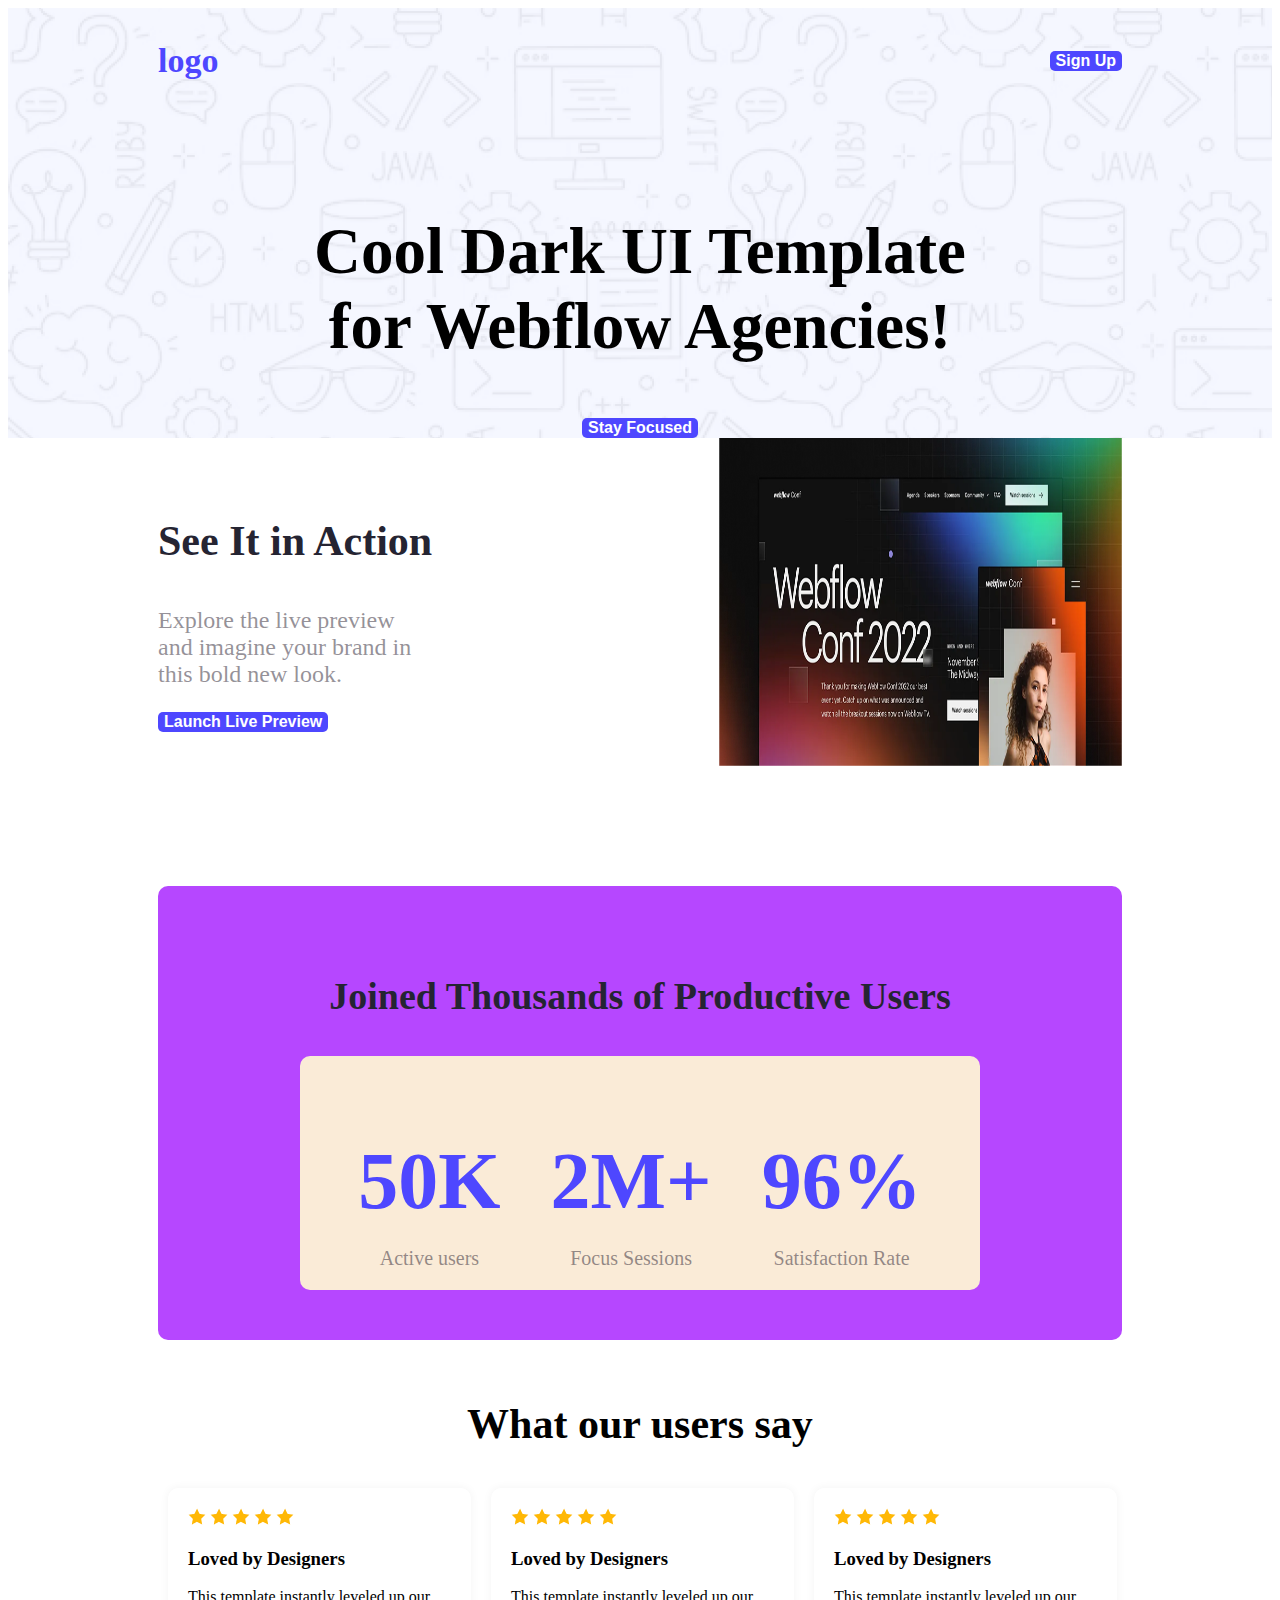
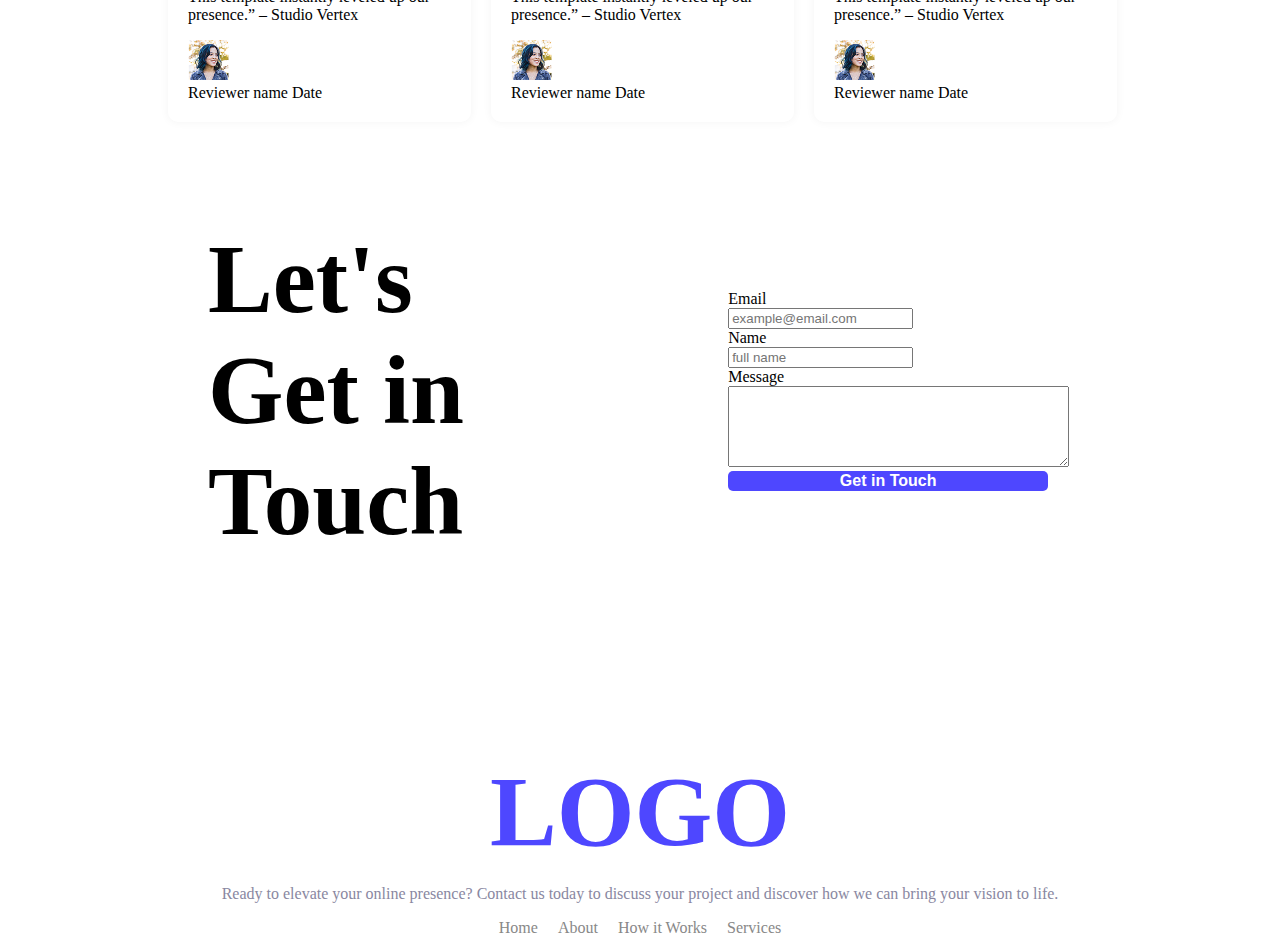
<file: index.html>
<!DOCTYPE html>
<html lang="en">
<head>
    <meta charset="UTF-8">
    <meta name="viewport" content="width=device-width, initial-scale=1.0">
    <title>Document</title>
    <link rel="stylesheet" href="style.css">
</head>
<body>
    <header class="header">
        <nav class="nav margin-left-right">
            <div class="web-name primary-color">
                <p>
                    logo
                </p>
            </div>
            <div class="sign-up">
                <button class="btn">Sign Up</button>
            </div>

        </nav>
        <section class="banner">
            <h2 class="banner-heading">
                Cool Dark UI Template for Webflow Agencies!
            </h2>
            <button class="banner-button btn">Stay Focused</button>
        </section>
    </header>
    <main class="margin-left-right">

        <section class="action">
            <div class="left-side-action">
                <p class="tittle-action">
                    See It in Action
                </p>
                <p class="subtittle-action">
                    Explore the live preview and imagine your brand in this bold new look.
                </p>
                <button class="button-action btn">
                    Launch Live Preview
                </button>

            </div>
            <div class="right-side-section">
                <img style="width: 403px; height: 328px;" src="B12A01-landing-launchpad/Assets/wc-big.png" alt="">
            </div>

        </section>

        <section class="productive">
            <p class="center-tittle">
                Joined Thousands of Productive Users
            </p>
            <div class="card-container">
            <div class="card">
                <p class="card-tittle">
                    50K
                </p>
                <p class="card-subtittle">
                    Active users
                </p>
            </div>
            <div class="card">
                <p class="card-tittle">
                    2M+
                </p>
                <p class="card-subtittle">
                    Focus Sessions
                </p>
            </div>
            <div class="card">
                <p class="card-tittle">
                    96%
                </p>
                <p class="card-subtittle">
                    Satisfaction Rate
                </p>
            </div>
            </div>
        </section>



        

<section class="review">
    <h2>What our users say</h2>
    <div class="review-cards">

      <div class="review-card">
        <div class="stars">
            <img src="B12A01-landing-launchpad/Assets/icon-star.png" alt="">
            <img src="B12A01-landing-launchpad/Assets/icon-star.png" alt="">
            <img src="B12A01-landing-launchpad/Assets/icon-star.png" alt="">
            <img src="B12A01-landing-launchpad/Assets/icon-star.png" alt="">
            <img src="B12A01-landing-launchpad/Assets/icon-star.png" alt="">
        </div>
        <h3>Loved by Designers</h3>
        <p>This template instantly leveled up our presence.” – Studio Vertex</p>
        <div class="reviewer">
          <img src="B12A01-landing-launchpad/Assets/avatar.png" alt="">
          <div class="reviewer-info">
            <span>Reviewer name</span>
            Date
          </div>
        </div>
      </div>

      <div class="review-card">
        <div class="stars"><img src="B12A01-landing-launchpad/Assets/icon-star.png" alt="">
            <img src="B12A01-landing-launchpad/Assets/icon-star.png" alt="">
            <img src="B12A01-landing-launchpad/Assets/icon-star.png" alt="">
            <img src="B12A01-landing-launchpad/Assets/icon-star.png" alt="">
            <img src="B12A01-landing-launchpad/Assets/icon-star.png" alt=""></div>
        <h3>Loved by Designers</h3>
        <p>This template instantly leveled up our presence.” – Studio Vertex</p>
        <div class="reviewer">
          <img src="B12A01-landing-launchpad/Assets/avatar.png" alt="">
          <div class="reviewer-info">
            <span>Reviewer name</span>
            Date
          </div>
        </div>
      </div>

      <div class="review-card">
        <div class="stars"><img src="B12A01-landing-launchpad/Assets/icon-star.png" alt="">
            <img src="B12A01-landing-launchpad/Assets/icon-star.png" alt="">
            <img src="B12A01-landing-launchpad/Assets/icon-star.png" alt="">
            <img src="B12A01-landing-launchpad/Assets/icon-star.png" alt="">
            <img src="B12A01-landing-launchpad/Assets/icon-star.png" alt=""></div>
        <h3>Loved by Designers</h3>
        <p>This template instantly leveled up our presence.” – Studio Vertex</p>
        <div class="reviewer">
          <img src="B12A01-landing-launchpad/Assets/avatar.png" alt="">
          <div class="reviewer-info">
            <span>Reviewer name</span>
            Date
          </div>
        </div>
      </div>

    </div>
  </section>












        <section class="touch">
            <div class="left-side-touch">
                <p class="touch-tittle">
                    Let's Get in Touch
                </p>
            </div>

            <div class="right-side-touch">
                <label for="email">Email</label>
                <br>
                <input type="email" name="email" id="email" placeholder="example@email.com">
                <br>
                <label for="name">Name</label>
                <br>
                <input type="text" name="name" id="name" placeholder="full name">
                <br>
                <label for="message">Message</label>
                <br>
                <textarea name="message" id="message" rows="5" cols="40" placeholder="write your message....">

                </textarea>
                <button class="btn touch-button">Get in Touch</button>
            </div>
        </section>








    </main>

    <footer class="footer">
        <p class="footer-tittle">LOGO</p>
        <p class="footer-subtittle">Ready to elevate your online presence? Contact us today to discuss your project and discover how we can bring your vision to life.</p>
        <div class="footer-link-holder">
            <a href="" class="fotter-link">Home</a>
            <a href="" class="fotter-link">About</a>
            <a href="" class="fotter-link">How it Works</a>
            <a href="" class="fotter-link">Services</a>
        </div>
    </footer>

</body>
</html>
</file>
<file: style.css>
.margin-left-right{
    margin-left: 150px;
    margin-right: 150px;
}
.primary-color{
    color: #4E47FF;
}
.btn{
    color: #FFFFFF;
    border-radius: 5px;
    background-color: #4E47FF;
    font-weight: bold;
    font-size: 16px;
    border: none;
    

}
.btn:hover{
    background-color: #45a049;
  transform: scale(1.05);
  box-shadow: 0 4px 10px rgba(0,0,0,0.2);
}
/* body */




/* header styles */
.header{
    background-image: url(B12A01-landing-launchpad/Assets/Hero-bg.png);
    background-repeat: no-repeat;
}
.nav{
    display: flex;
    justify-content: space-between;
    align-items: center;
}

.banner{
    text-align: center;
    margin-top: 100px;
}
.banner-heading{
    font-size: 65px;
    font-weight: bold;
    margin-left: 267.5px;
    margin-right: 267.5px;
}
.web-name{
    font-size: 34px;
    font-weight: bolder;
}
/* main */
.action{
    display: flex;
    justify-content: space-between;
    align-items: center;

}
.left-side-action{
    text-align:left;
}
.tittle-action{
    font-size: 42px;
    font-weight: bold;
    color: #252432;
}
.subtittle-action{
    font-size: 24px;
    color: rgba(44, 36, 50, 0.5);
    margin-right: 300px;
}

/* productive section */
.productive{
    text-align: center;
    margin-top: 116px;
    background-color: #B647FF;
    padding: 50px 142px;
    border-radius: 10px;
}
.card-container{
    display:flex;
    justify-content: center;
    gap: 50px;
    background-color: antiquewhite;
    border-radius: 10px;
    

}
.center-tittle{
    font-size: 38px;
    font-weight: bold;
    color: #252432;
}
.card-tittle{
    font-size: 80px;
    font-weight: bold;
    color: #4E47FF;
    margin-bottom: 5px;
}
.card-subtittle{
    color: rgba(44, 36, 50, 0.5);
    font-size: 20px;
}
/* touch section */
.touch{
    display: flex;
    justify-content: space-around;
    align-items: center;
    gap: 0;
}
.touch-tittle{
    text-align:left;
    margin-left: 50px;
    margin-right: 150px;
    font-size: 97px;
    font-weight: bold;
}
.touch-button{
    width: 320px;
    border: none;
}
/* foootter */
.footer{
    text-align: center;
}

.footer-tittle{
    font-size: 100px;
    font-weight: bolder;
    color: #4E47FF;
    margin-bottom: 0px;
}
.footer-subtittle{
    color: #8987A1;
}
.footer-link-holder{
    display: flex;
    justify-content: center;
    flex-wrap: wrap;
    
    gap: 20px;
    color: #8987A1;
}
.fotter-link{
text-decoration: none;
color: #888;
}


/* review card */
.review-cards{
    display: flex;
    justify-content: center;
    gap: 20px;;
    margin-left: 5px;
    padding: 5px;
    
}
.review h2{
    text-align: center;
    margin-top: 60px;
    font-size: 42px;
    font-weight: bold;
}
.review-card{
    /* prblem is if i do impliment bg clr my production section clr change automatically */
      border-radius: 10px;
       padding: 20px;
      width: 300px;
      box-shadow: 0 0 10px rgba(0,0,0,0.05);
      text-align: left;
      background-color: #FFFFFF;

}
</file>
